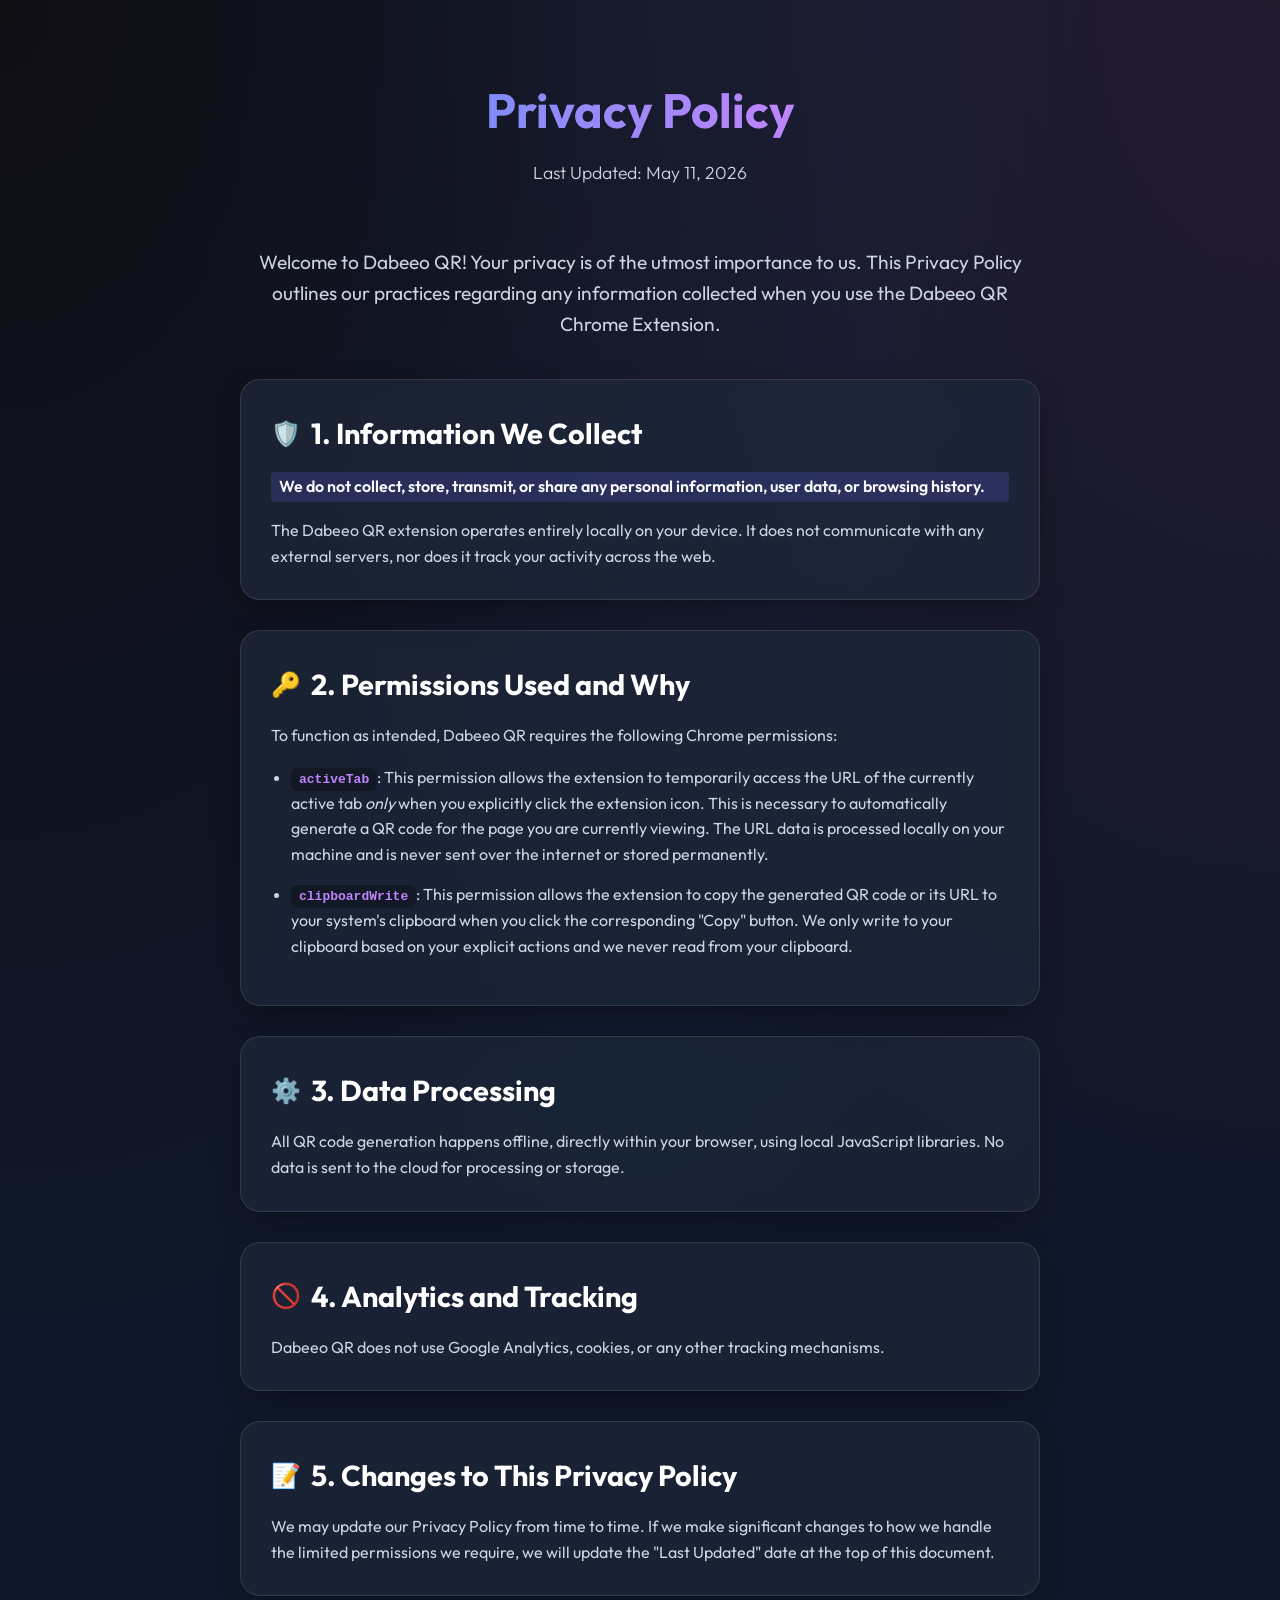
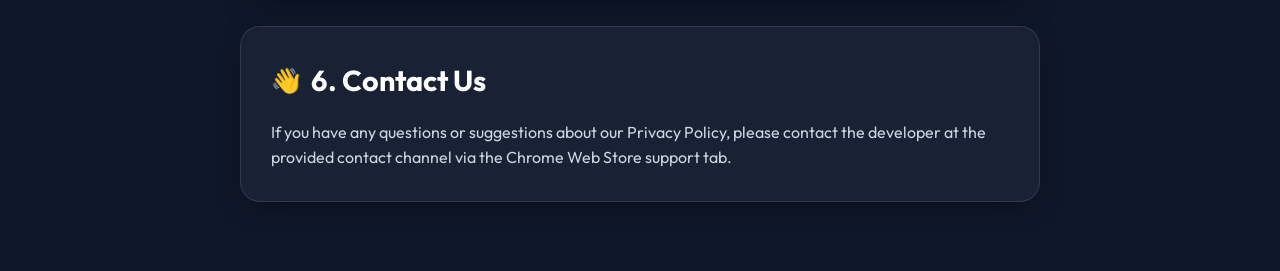
<file: privacy-policy.html>
<!DOCTYPE html>
<html lang="en">
<head>
    <meta charset="UTF-8">
    <meta name="viewport" content="width=device-width, initial-scale=1.0">
    <title>Privacy Policy - Dabeeo QR</title>
    <link rel="preconnect" href="https://fonts.googleapis.com">
    <link rel="preconnect" href="https://fonts.gstatic.com" crossorigin>
    <link href="https://fonts.googleapis.com/css2?family=Outfit:wght@300;400;600;700&display=swap" rel="stylesheet">
    <style>
        :root {
            --primary-color: #6366f1;
            --secondary-color: #a855f7;
            --bg-color: #0f172a;
            --card-bg: rgba(30, 41, 59, 0.7);
            --text-main: #f8fafc;
            --text-muted: #cbd5e1;
        }

        body {
            font-family: 'Outfit', sans-serif;
            background-color: var(--bg-color);
            background-image: 
                radial-gradient(at 0% 0%, hsla(253,16%,7%,1) 0, transparent 50%), 
                radial-gradient(at 50% 0%, hsla(225,39%,30%,0.2) 0, transparent 50%), 
                radial-gradient(at 100% 0%, hsla(339,49%,30%,0.2) 0, transparent 50%);
            color: var(--text-main);
            line-height: 1.6;
            margin: 0;
            padding: 0;
            min-height: 100vh;
        }

        .container {
            max-width: 800px;
            margin: 0 auto;
            padding: 40px 20px;
        }

        header {
            text-align: center;
            margin-bottom: 60px;
            animation: fadeInDown 0.8s ease-out;
        }

        h1 {
            font-size: 3rem;
            margin-bottom: 10px;
            background: linear-gradient(to right, #818cf8, #c084fc);
            -webkit-background-clip: text;
            -webkit-text-fill-color: transparent;
            display: inline-block;
        }

        .last-updated {
            color: var(--text-muted);
            font-size: 1.1rem;
            font-weight: 300;
        }

        .intro {
            text-align: center;
            font-size: 1.2rem;
            margin-bottom: 40px;
            color: var(--text-muted);
            animation: fadeIn 1s ease-out 0.3s both;
        }

        .card {
            background: var(--card-bg);
            backdrop-filter: blur(10px);
            border-radius: 20px;
            padding: 30px;
            margin-bottom: 30px;
            border: 1px solid rgba(255, 255, 255, 0.1);
            box-shadow: 0 10px 30px -10px rgba(0,0,0,0.5);
            transition: transform 0.3s ease, box-shadow 0.3s ease;
            animation: slideUp 0.8s ease-out backwards;
        }

        .card:hover {
            transform: translateY(-5px);
            box-shadow: 0 20px 40px -15px rgba(99, 102, 241, 0.3);
            border-color: rgba(168, 85, 247, 0.3);
        }

        /* Staggered animation delays for cards */
        .card:nth-child(3) { animation-delay: 0.2s; }
        .card:nth-child(4) { animation-delay: 0.4s; }
        .card:nth-child(5) { animation-delay: 0.6s; }
        .card:nth-child(6) { animation-delay: 0.8s; }
        .card:nth-child(7) { animation-delay: 1.0s; }
        .card:nth-child(8) { animation-delay: 1.2s; }

        h2 {
            font-size: 1.8rem;
            margin-top: 0;
            margin-bottom: 15px;
            color: #fff;
            display: flex;
            align-items: center;
            gap: 10px;
        }

        .icon {
            font-size: 1.5rem;
        }

        p {
            margin-bottom: 15px;
            color: var(--text-muted);
        }

        p:last-child {
            margin-bottom: 0;
        }

        .highlight {
            color: #f8fafc;
            font-weight: 600;
            background: rgba(99, 102, 241, 0.2);
            padding: 2px 8px;
            border-radius: 4px;
        }

        code {
            background: rgba(0, 0, 0, 0.3);
            padding: 4px 8px;
            border-radius: 6px;
            font-family: monospace;
            color: #c084fc;
        }

        ul {
            color: var(--text-muted);
            padding-left: 20px;
        }

        li {
            margin-bottom: 15px;
        }

        /* Animations */
        @keyframes fadeInDown {
            from { opacity: 0; transform: translateY(-30px); }
            to { opacity: 1; transform: translateY(0); }
        }

        @keyframes fadeIn {
            from { opacity: 0; }
            to { opacity: 1; }
        }

        @keyframes slideUp {
            from { opacity: 0; transform: translateY(40px); }
            to { opacity: 1; transform: translateY(0); }
        }

    </style>
</head>
<body>
    <div class="container">
        <header>
            <h1>Privacy Policy</h1>
            <div class="last-updated">Last Updated: May 11, 2026</div>
        </header>

        <p class="intro">Welcome to Dabeeo QR! Your privacy is of the utmost importance to us. This Privacy Policy outlines our practices regarding any information collected when you use the Dabeeo QR Chrome Extension.</p>

        <div class="card">
            <h2><span class="icon">🛡️</span> 1. Information We Collect</h2>
            <p class="highlight">We do not collect, store, transmit, or share any personal information, user data, or browsing history.</p>
            <p>The Dabeeo QR extension operates entirely locally on your device. It does not communicate with any external servers, nor does it track your activity across the web.</p>
        </div>

        <div class="card">
            <h2><span class="icon">🔑</span> 2. Permissions Used and Why</h2>
            <p>To function as intended, Dabeeo QR requires the following Chrome permissions:</p>
            <ul>
                <li><strong><code>activeTab</code></strong>: This permission allows the extension to temporarily access the URL of the currently active tab <em>only</em> when you explicitly click the extension icon. This is necessary to automatically generate a QR code for the page you are currently viewing. The URL data is processed locally on your machine and is never sent over the internet or stored permanently.</li>
                <li><strong><code>clipboardWrite</code></strong>: This permission allows the extension to copy the generated QR code or its URL to your system's clipboard when you click the corresponding "Copy" button. We only write to your clipboard based on your explicit actions and we never read from your clipboard.</li>
            </ul>
        </div>

        <div class="card">
            <h2><span class="icon">⚙️</span> 3. Data Processing</h2>
            <p>All QR code generation happens offline, directly within your browser, using local JavaScript libraries. No data is sent to the cloud for processing or storage.</p>
        </div>

        <div class="card">
            <h2><span class="icon">🚫</span> 4. Analytics and Tracking</h2>
            <p>Dabeeo QR does not use Google Analytics, cookies, or any other tracking mechanisms.</p>
        </div>

        <div class="card">
            <h2><span class="icon">📝</span> 5. Changes to This Privacy Policy</h2>
            <p>We may update our Privacy Policy from time to time. If we make significant changes to how we handle the limited permissions we require, we will update the "Last Updated" date at the top of this document.</p>
        </div>

        <div class="card">
            <h2><span class="icon">👋</span> 6. Contact Us</h2>
            <p>If you have any questions or suggestions about our Privacy Policy, please contact the developer at the provided contact channel via the Chrome Web Store support tab.</p>
        </div>
    </div>
</body>
</html>
</file>
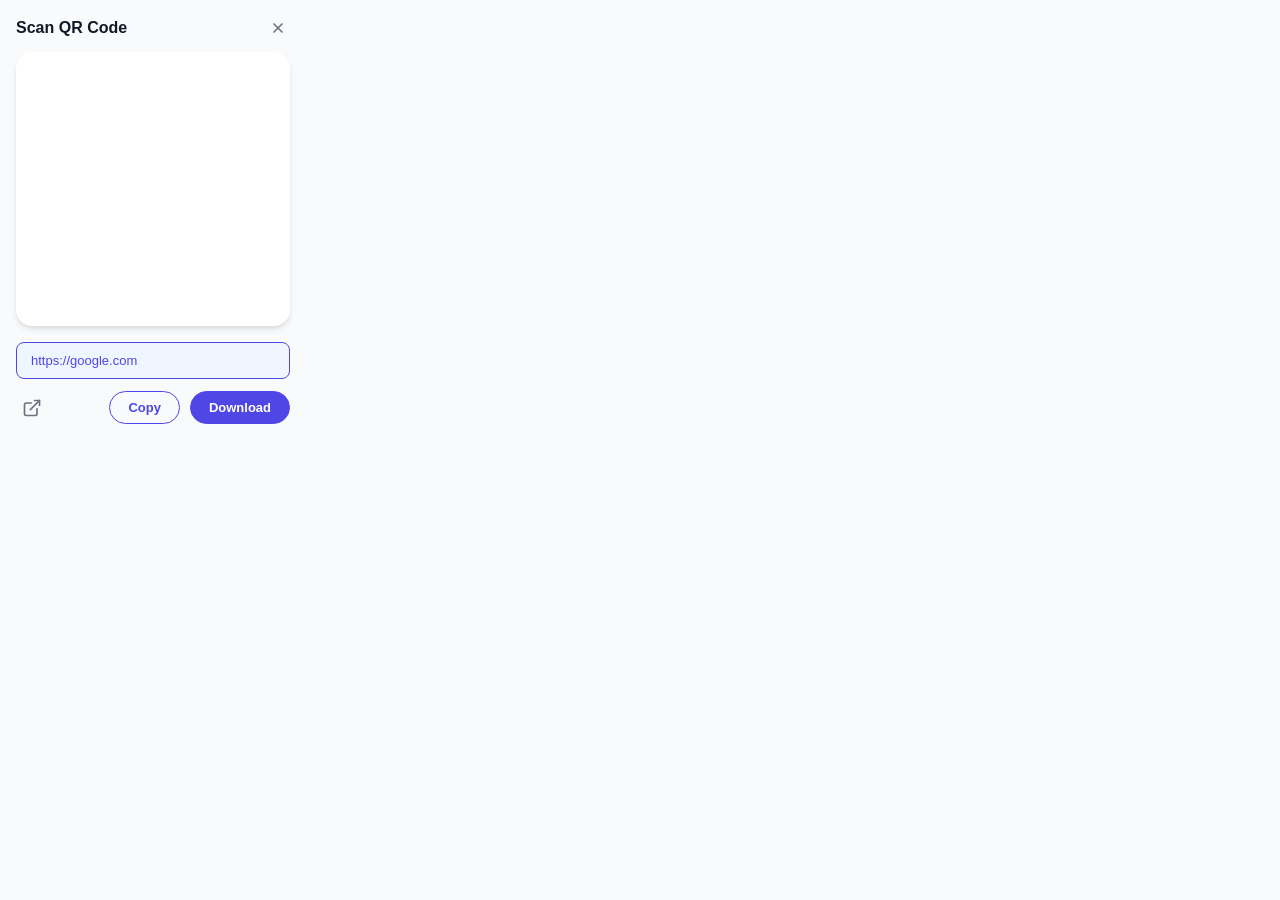
<file: dabeeo-qr/popup.html>
<!DOCTYPE html>
<html lang="en">
<head>
  <meta charset="UTF-8">
  <title>Scan QR Code</title>
  <link rel="stylesheet" href="popup.css">
  <script src="qr-code-styling.js"></script>
</head>
<body>
  <div class="header">
    <span class="title">Scan QR Code</span>
    <button class="close-btn" id="closeBtn" title="Close">
      <svg width="16" height="16" viewBox="0 0 24 24" fill="none" stroke="currentColor" stroke-width="2.5" stroke-linecap="round" stroke-linejoin="round"><path d="M18 6L6 18M6 6l12 12"/></svg>
    </button>
  </div>

  <div class="qr-wrapper">
    <div id="qr-container"></div>
  </div>

  <div class="url-container">
    <input type="text" id="urlInput" readonly>
  </div>

  <div class="footer">
    <button class="icon-btn" id="infoBtn" title="Open in web app">
      <svg width="20" height="20" viewBox="0 0 24 24" fill="none" stroke="currentColor" stroke-width="2" stroke-linecap="round" stroke-linejoin="round"><path d="M18 13v6a2 2 0 0 1-2 2H5a2 2 0 0 1-2-2V8a2 2 0 0 1 2-2h6"></path><polyline points="15 3 21 3 21 9"></polyline><line x1="10" y1="14" x2="21" y2="3"></line></svg>
    </button>
    <div class="actions">
      <button id="copyBtn" class="btn btn-outline">Copy</button>
      <button id="downloadBtn" class="btn btn-primary">Download</button>
    </div>
  </div>

  <script src="popup.js"></script>
</body>
</html>
</file>
<file: dabeeo-qr/popup.css>
:root {
  --bg-color: #f9fafb;
  --text-main: #111827;
  --text-muted: #6b7280;
  --border-color: #e5e7eb;
  --primary-color: #4f46e5;
  --primary-hover: #4338ca;
  --input-bg: #eff6ff;
  --input-border: #bfdbfe;
  --qr-bg: #ffffff;
}

body {
  margin: 0;
  padding: 16px;
  width: 306px; /* 250 (QR) + 24 (padding wrapper) + 32 (padding body) */
  background-color: var(--bg-color);
  font-family: -apple-system, BlinkMacSystemFont, "Segoe UI", Roboto, Helvetica, Arial, sans-serif;
  color: var(--text-main);
  box-sizing: border-box;
  border-radius: 16px;
  overflow: hidden;
}

html {
  background-color: transparent;
}

.header {
  display: flex;
  justify-content: space-between;
  align-items: center;
  margin-bottom: 12px;
}

.title {
  font-weight: 600;
  font-size: 16px;
}

.close-btn {
  background: none;
  border: none;
  color: var(--text-muted);
  cursor: pointer;
  padding: 4px;
  border-radius: 4px;
  display: flex;
  align-items: center;
  justify-content: center;
}

.close-btn:hover {
  background-color: var(--border-color);
  color: var(--text-main);
}

.qr-wrapper {
  background-color: var(--qr-bg);
  border-radius: 16px; /* Material standard radius */
  padding: 12px;
  display: flex;
  justify-content: center;
  align-items: center;
  box-shadow: 0 4px 6px -1px rgba(0, 0, 0, 0.1), 0 2px 4px -1px rgba(0, 0, 0, 0.06); /* Material elevation */
  margin-bottom: 16px;
}

#qr-container {
  width: 250px;
  height: 250px;
}

#qr-container svg, #qr-container canvas {
  width: 100% !important;
  height: 100% !important;
  display: block;
}

.url-container {
  margin-bottom: 12px;
}

#urlInput {
  width: 100%;
  padding: 10px 14px;
  font-size: 13px;
  border: 1px solid var(--primary-color);
  background-color: var(--input-bg);
  border-radius: 8px;
  color: var(--primary-color);
  font-weight: 500;
  outline: none;
  box-sizing: border-box;
  text-overflow: ellipsis;
  white-space: nowrap;
  overflow: hidden;
}

.footer {
  display: flex;
  justify-content: space-between;
  align-items: center;
}

.icon-btn {
  background: none;
  border: none;
  color: var(--text-muted);
  cursor: pointer;
  padding: 6px;
  border-radius: 50%;
  display: flex;
  align-items: center;
  justify-content: center;
}

.icon-btn:hover {
  background-color: var(--border-color);
  color: var(--text-main);
}

.actions {
  display: flex;
  gap: 10px;
}

.btn {
  padding: 8px 18px;
  border-radius: 20px;
  font-size: 13px;
  font-weight: 600;
  cursor: pointer;
  transition: all 0.2s ease;
  display: inline-flex;
  align-items: center;
  justify-content: center;
}

.btn-outline {
  background-color: transparent;
  color: var(--primary-color);
  border: 1px solid var(--primary-color);
}

.btn-outline:hover {
  background-color: var(--input-bg);
}

.btn-primary {
  background-color: var(--primary-color);
  color: white;
  border: 1px solid var(--primary-color);
}

.btn-primary:hover {
  background-color: var(--primary-hover);
  border-color: var(--primary-hover);
}
</file>
